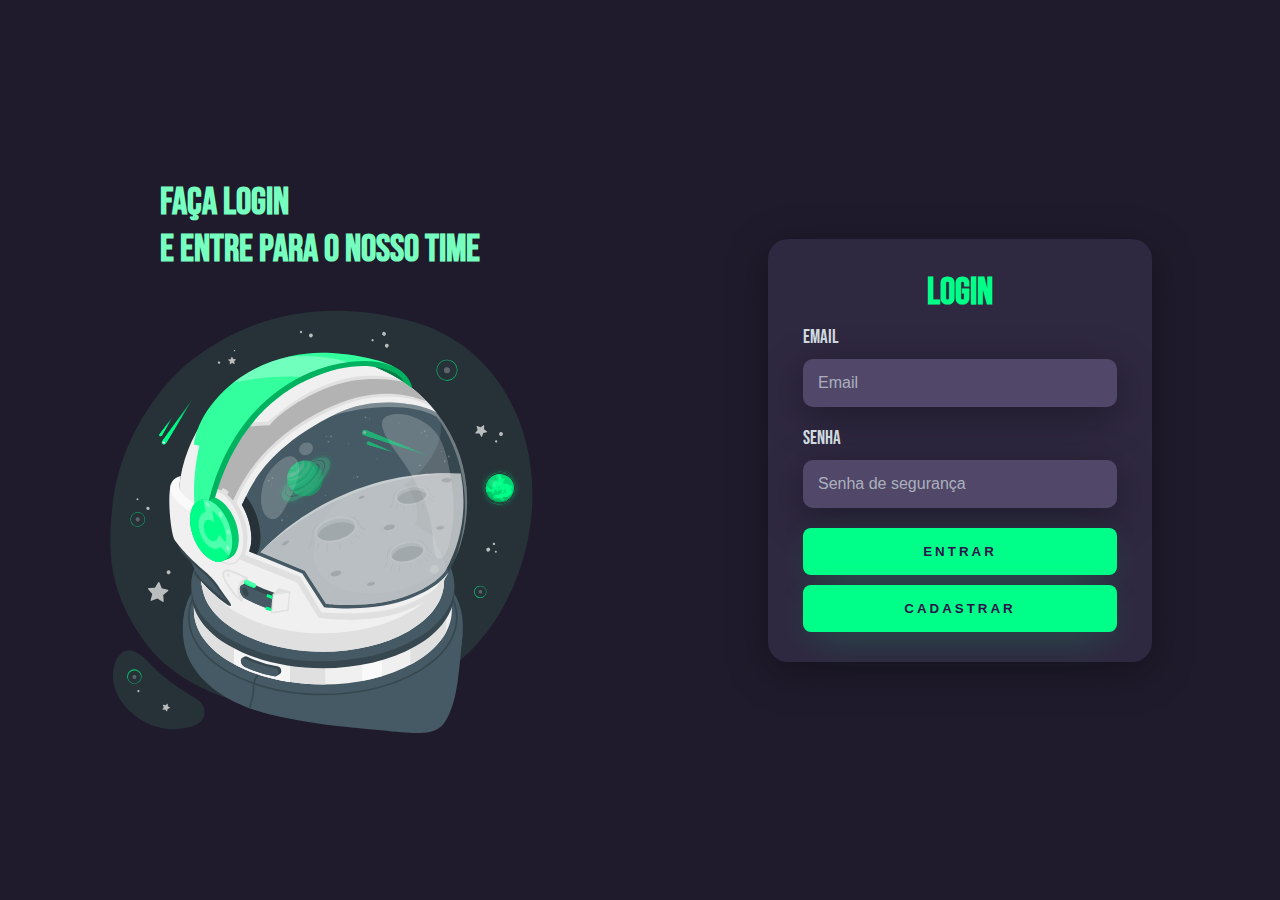
<file: index.html>
<!DOCTYPE html>
<html lang="en">
<head>
    <meta charset="UTF-8">
    <meta http-equiv="X-UA-Compatible" content="IE=edge">
    <meta name="viewport" content="width=device-width, initial-scale=1.0">
    <link rel="stylesheet" href="style.css">
    <title>Login</title>
</head>
<body>
    <div class="main">
        <div class="left">
            <h1>Faça login<br>E entre para o nosso time</h1>
            <img src="Astro.svg" class="left-img" alt="Astronauta Animate">
        </div>
        <div class="right">
            <div class="card">
                <h1>LOGIN</h1>
                <div class="textf">
                    <label for="email">Email</label>
                    <input type="text" name="email" placeholder="Email">
                </div>
                <div class="textf">
                    <label for="senha">Senha</label>
                    <input type="password" name="senha" placeholder="Senha de segurança">
                </div>
                <button class="buttonLogin">Entrar</button>
                <button class="buttonCadastrar">Cadastrar</button>
            </div>
        </div>
    </div>
</body>
</html>
</file>
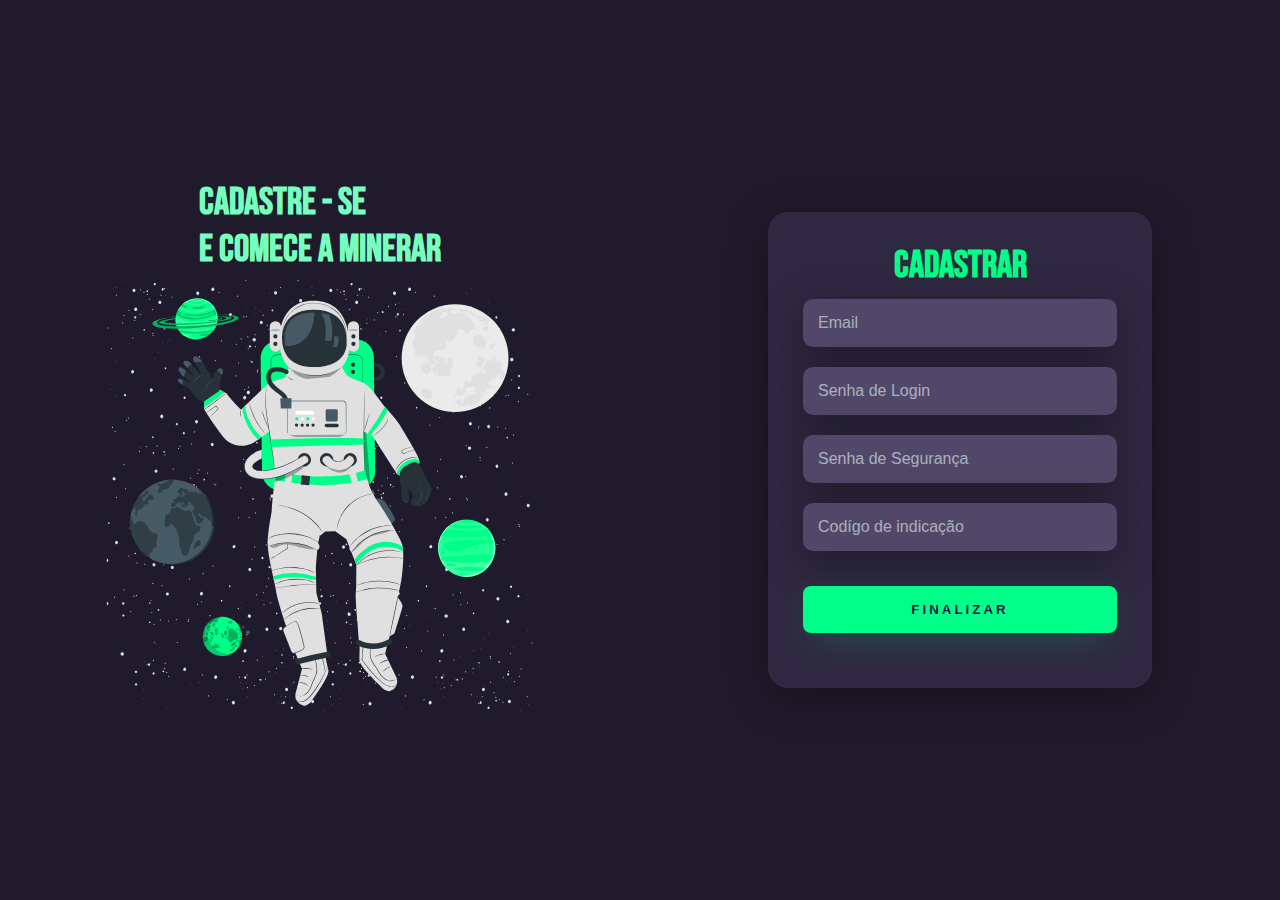
<file: indexsing.html>
<!DOCTYPE html>
<html lang="en">
<head>
    <meta charset="UTF-8">
    <meta http-equiv="X-UA-Compatible" content="IE=edge">
    <meta name="viewport" content="width=device-width, initial-scale=1.0">
    <title>Cadastro</title>
    <link rel="stylesheet" href="StyleCasd.css">
</head>
<body>
    <div class="main">
        <div class="left">
            <h1>Cadastre - se<br>E comece a minerar</h1>
            <img src="astronaut-suit-animate (2).svg" class="left-img"alt="Astronautaimg">
        </div>
        <div class="right">
            <div class="card">
                <h1>CADASTRAR</h1>
                <div class="textff">
                    <label for="email"></label>
                    <input type="text" name="Email" placeholder="Email">
                </div>
                <div class="textff">
                    <label for="Segurança"></label>
                    <input type="password" name="senha" placeholder="Senha de Login">
                </div>
                <div class="textff">
                    <label for="Segurança"></label>
                    <input type="password" name="Confirmar-senha" placeholder="Senha de Segurança">
                </div>
                <div class="textff">
                    <label for="codeindicação"></label>
                    <input type="text" name="Número" placeholder="Codígo de indicação">
                </div>
                <button class="buttonFinalizar">Finalizar</button>
            </div>
        </div>
    </div>
</body>
</html>
</file>
<file: style.css>
@import url('https://fonts.googleapis.com/css2?family=Bebas+Neue&family=Noto+Sans&display=swap');

body {
    margin: 0;
    font-family: 'Bebas Neue',Bebas Neue;
    font-size: larger;
}

body * {
    box-sizing: border-box;
}
.main{
    
    width: 100vw;
    height: 100vh;
    background: #201b2c;
    display:flex;
    justify-content: center;
    align-items: center;
}

.left{
    
    width: 50vw;
    height: 100vh;
    display: flex;
    justify-content: center;
    align-items: center;
    flex-direction: column;
}
.left-img{

    width: 35vw;
}
.left > h1 {
    color: #76ffbf;
    font-size: 3vw;
}

.right {

    width: 50vw;
    height: 100vh;
    display: flex;
    justify-content: center;
    align-items: center;
}

.card {

    width: 60%;
    display: flex;
    justify-content: center;
    align-items: center;
    flex-direction: column;
    padding: 30px 35px;
    background: #2f2841;
    border-radius: 20px;
    box-shadow: 0px 10px 40px #00000056;
}
    
.card > h1 {
    
    color: #00ff88;
    font-weight: 800;
    margin: 0;
}

.textf {

    width: 100%;
    display: flex;
    flex-direction: column;
    align-items: flex-start;
    justify-content: center;
    margin: 10px 0px;
}

.textf > input {

    width: 100%;
    border: none;
    border-radius: 10px;
    padding: 15px;
    background: #514869;
    color: #f0ffffde;
    font-size: 12pt;
    box-shadow: 0px 10px 40px #00000056;
    outline: none;
    box-sizing: border-box;
}

.textf > label {
    
    color: #f0ffffde;
    margin-bottom: 10px;
    
}

.textf > input::placeholder{

    color:#f0ffff94;
}

.buttonLogin {

    width: 100%;
    padding: 16px 0px;
    margin: 10px;
    border:none;
    border-radius: 8px;
    outline: none;
    text-transform: uppercase;
    font-weight: 800;
    letter-spacing: 3px;
    color: #2b134b;
    background: #00ff88;
    cursor: pointer;
    box-shadow: 0px 10px 40px -12px #00ff8052;
}

.buttonLogin:hover{
    color: #6e498b;
}
.buttonCadastrar {

    width: 100%;
    padding: 16px 0px;
    margin: 0px;
    border:none;
    border-radius: 8px;
    outline: none;
    text-transform: uppercase;
    font-weight: 800;
    letter-spacing: 3px;
    color: #2b134b;
    background: #00ff88;
    cursor: pointer;
    box-shadow: 0px 10px 40px -12px #00ff8052;
}

.buttonCadastrar:hover{
    color: #6e498b;}


@media only screen and (max-width: 950px){

    .card{
        width:85%;
    }
}

@media only screen and (max-width: 600px){

    .main{
       flex-direction:column;

    }

    .left > h1{

        display: none;
    }

    .left{
        width: 100%;
        height: auto;
    }
    
    .right{
        width: 100%;
        height: auto;
    }

    .left-img{

        width: 50vh;
    }

    .card{
        width: 90%;
    }

}
</file>
<file: StyleCasd.css>
@import url('https://fonts.googleapis.com/css2?family=Bebas+Neue&family=Noto+Sans&display=swap');

body {
    margin: 0;
    font-family: 'Bebas Neue', Bebas Neue;
    font-size: larger;
}

body * {
    box-sizing: border-box;
    margin: 0;
}
.main{
    
    width: 100vw;
    height: 100vh;
    background: #201b2c;
    display:flex;
    justify-content: center;
    align-items: center;
}

.left{
    
    width: 50vw;
    height: 100vh;
    display: flex;
    justify-content: center;
    align-items: center;
    flex-direction: column;
}
.left-img{

    width: 35vw;
}
.left > h1 {
    color: #76ffbf;
    font-size: 3vw;
}

.right {

    width: 50vw;
    height: 100vh;
    display: flex;
    justify-content: center;
    align-items: center;
}

.card {

    width: 60%;
    display: flex;
    justify-content: center;
    align-items: center;
    flex-direction: column;
    padding: 30px 35px;
    background: #2f2841;
    border-radius: 20px;
    box-shadow: 0px 10px 40px #00000056;
}
    
.card > h1 {
    
    color: #00ff88;
    font-weight: 800;
    margin: 0;
}

.textff {

    width: 100%;
    display: flex;
    flex-direction: column;
    align-items: flex-start;
    justify-content: center;
    margin: 10px 0px;
}

.textff > input {

    width: 100%;
    border: none;
    border-radius: 10px;
    padding: 15px;
    background: #514869;
    color: #f0ffffde;
    font-size: 12pt;
    box-shadow: 0px 10px 40px #00000056;
    outline: none;
    box-sizing: border-box;
}

.textff > label {
    
    color: #f0ffffde;
    margin-bottom: 0px;
    
}

.textff > input::placeholder{

    color:#f0ffff94;
}

.buttonFinalizar {

    width: 100%;
    padding: 16px 0px;
    margin: 25px;
    border:none;
    border-radius: 8px;
    outline: none;
    text-transform: uppercase;
    font-weight: 800;
    letter-spacing: 3px;
    color: #2b134b;
    background: #00ff88;
    cursor: pointer;
    box-shadow: 0px 10px 40px -12px #00ff8052;
}

.buttonCadastrar:hover{
    color: #6e498b;
}

@media only screen and (max-width: 950px){

    .card{
        width:85%;
        margin: 0;
    }
}

@media only screen and (max-width: 600px){

    .main{
       flex-direction:column;

    }

    .leftff > h1{

        display: none;
    }

    .leftff{
        width: 90%;
        height: auto;
    }
    
    .right{
        width: 100%;
        height: auto;
    }

    .left-img{

        width: 50vh;
    }

    .card{
        width: 90%;
    }

}
</file>
